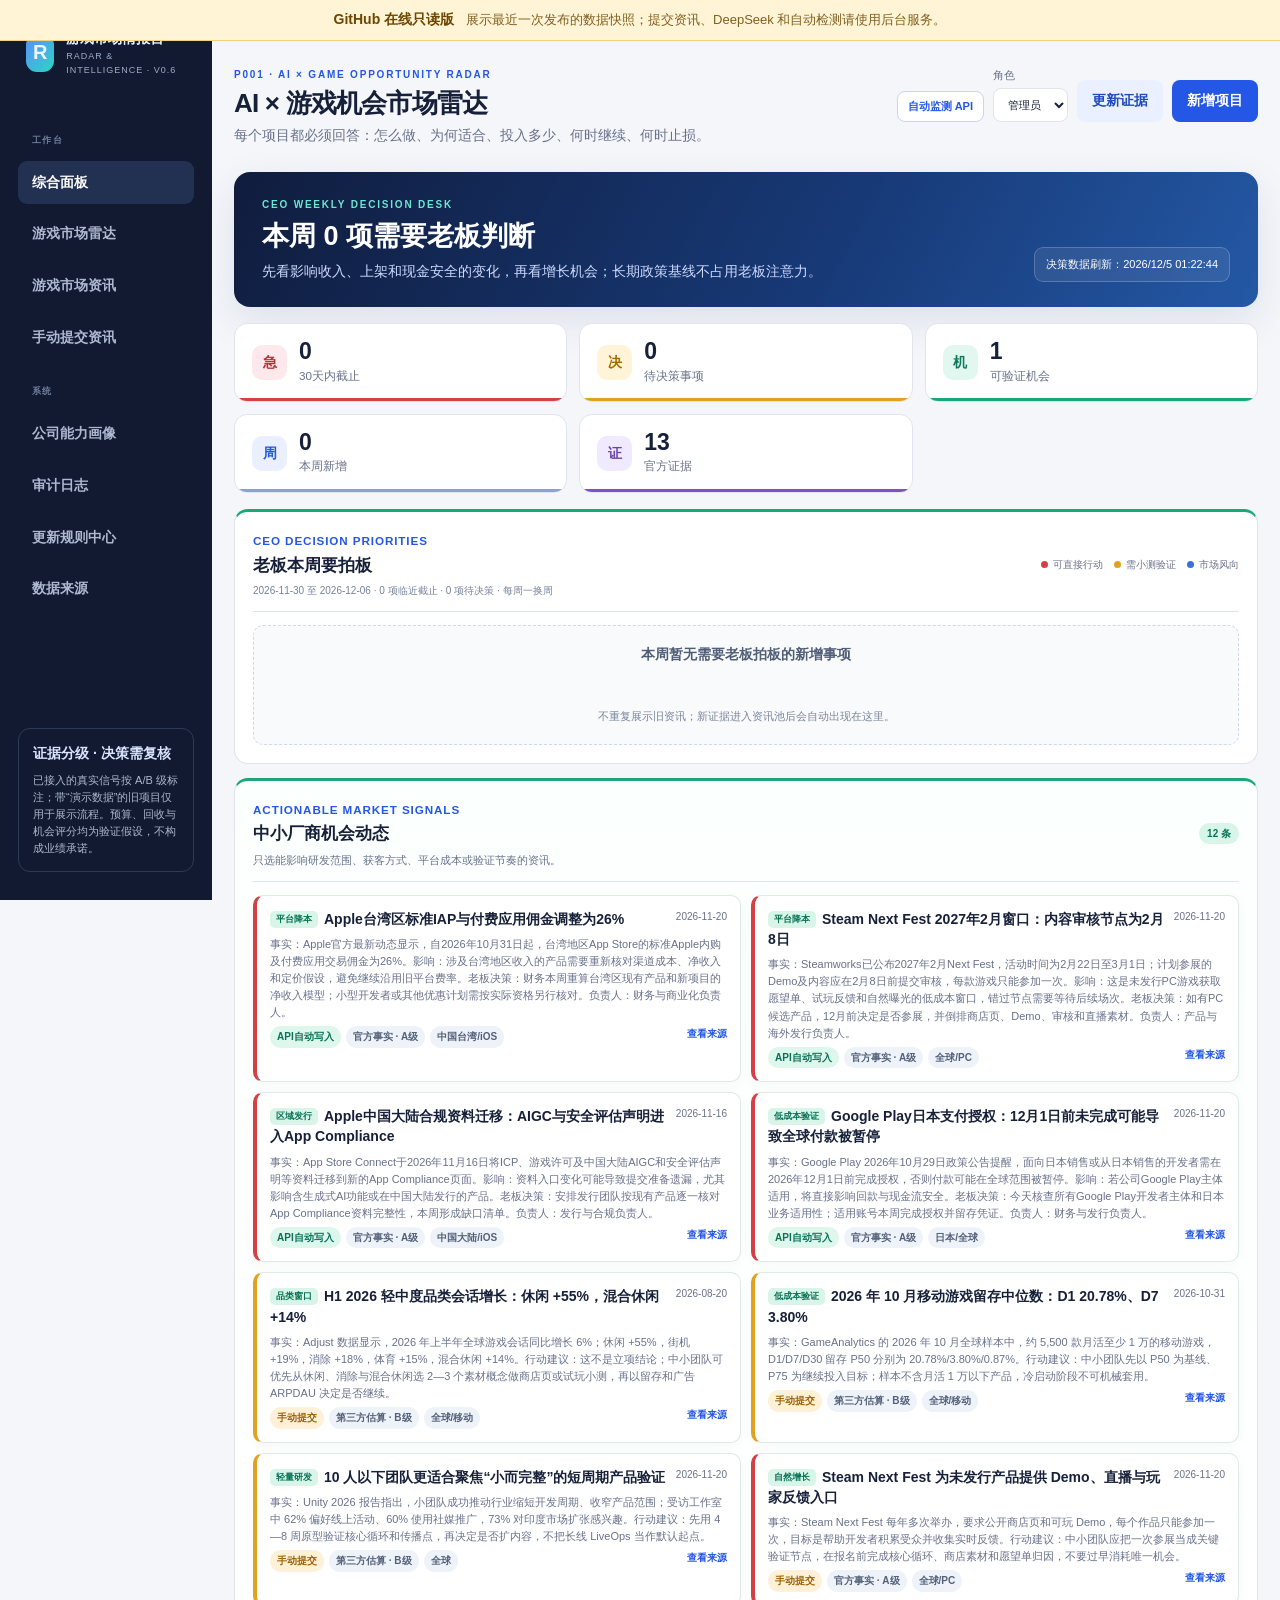
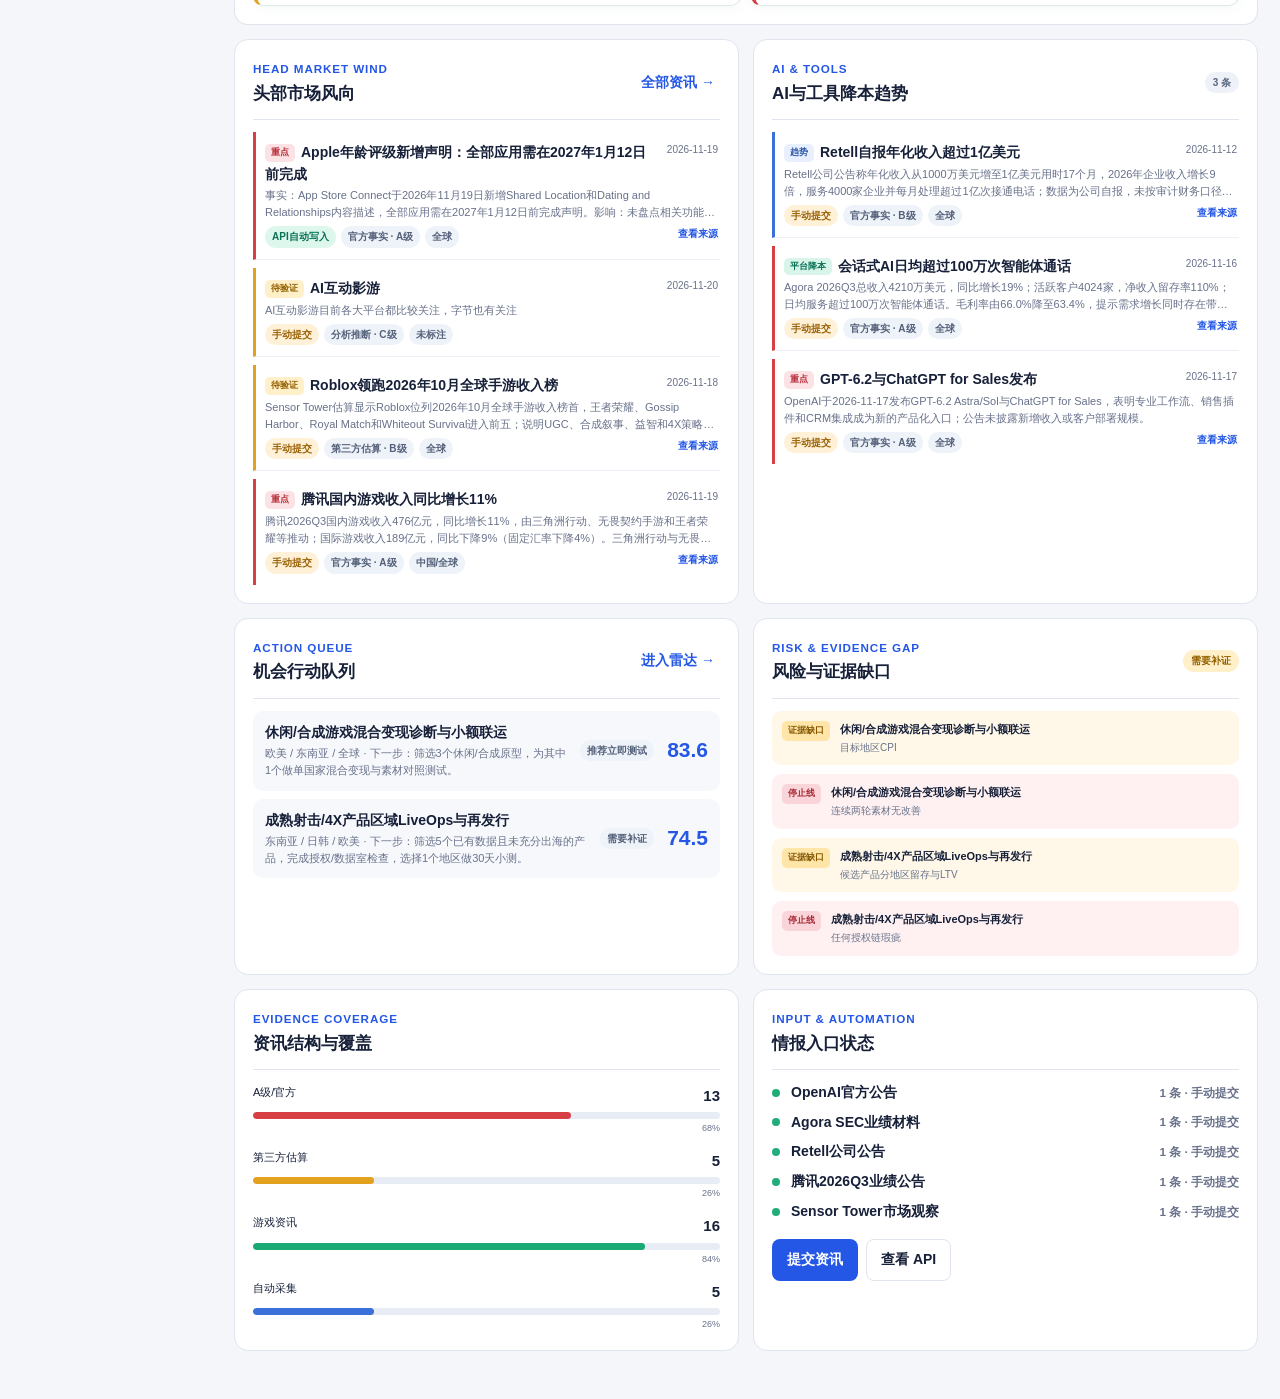
<file: docs/index.html>
<!doctype html><html lang="zh-CN"><head><meta charset="utf-8"><meta name="viewport" content="width=device-width,initial-scale=1"><title>AI × 游戏机会市场雷达</title><link rel="stylesheet" href="./styles.css"><link rel="stylesheet" href="./responsive.css"><link rel="stylesheet" href="./perspectives.css"><link rel="stylesheet" href="./governance.css"><link rel="stylesheet" href="./permissions.css"><link rel="stylesheet" href="./sources.css"><link rel="stylesheet" href="./intelligence.css"><script src="./perspectives.js" defer></script><script src="./governance.js" defer></script><script src="./sources.js" defer></script></head><body>
<aside class="sidebar"><div class="brand"><span class="brand-mark">R</span><div><strong>游戏市场情报台</strong><small>RADAR & INTELLIGENCE · V0.7.0</small></div></div><nav><div class="nav-group">工作台</div><button class="nav active" data-view="home">综合面板</button><button class="nav" data-view="opportunities">游戏市场雷达</button><button class="nav" data-view="signals">游戏市场资讯</button><button class="nav" data-view="submit-intelligence">手动提交资讯</button><div class="nav-group">系统</div><button class="nav" data-view="profile">公司能力画像</button><button class="nav admin-only" data-view="audit">审计日志</button></nav><div class="boundary"><strong>证据分级 · 决策需复核</strong><p>资讯先进入证据池，再关联机会和验证动作；预算、回收与评分均为验证假设。</p></div></aside>
<main><header><div><p class="eyebrow">P001 · AI × GAME OPPORTUNITY RADAR</p><h1>AI × 游戏机会市场雷达</h1><p class="subtitle">每个项目都必须回答：怎么做、为何适合、投入多少、何时继续、何时止损。</p></div><div class="header-actions"><button class="ghost compact-api" data-jump="automation">自动监测 API</button><label>角色<select id="role"><option value="admin">管理员</option><option value="analyst">分析员</option><option value="viewer">访客</option></select></label><button id="collect" class="secondary write-action">更新证据</button><button id="new" class="primary write-action">新增项目</button></div></header>
<section id="home" class="view active"><div class="intel-hero"><div><p class="eyebrow">SMALL & MID-SIZE STUDIO INTELLIGENCE</p><h2>先看中小厂商能落地的机会</h2><p>优先识别低成本验证、自然量增长、平台降本、区域发行与混合变现；头部信息只作为风向参考。</p></div><div id="home-update-time" class="update-stamp">正在读取最新数据…</div></div><div id="intel-kpis" class="intel-kpis"></div><section class="panel focus-panel small-focus"><div class="panel-head"><div><small>SMALL STUDIO FOCUS</small><h3>中小厂商重点关注</h3></div><span class="attention-guide"><i class="critical"></i>可直接行动 <i class="verify"></i>需小测验证 <i class="trend"></i>市场风向</span></div><div id="home-focus" class="focus-grid"></div></section><div class="home-grid dashboard-modules"><section class="panel small-studio-panel span-2"><div class="panel-head"><div><small>ACTIONABLE MARKET SIGNALS</small><h3>中小厂商机会动态</h3><p class="panel-explain">只选能影响研发范围、获客方式、平台成本或验证节奏的资讯。</p></div><span class="module-count opportunity-count" id="home-small-count">0 条</span></div><div id="home-small-signals" class="news-compact studio-news-grid"></div></section><section class="panel"><div class="panel-head"><div><small>HEAD MARKET WIND</small><h3>头部市场风向</h3></div><button class="text-button" data-jump="signals">全部资讯 →</button></div><div id="home-game-signals" class="news-compact dense"></div></section><section class="panel"><div class="panel-head"><div><small>AI & TOOLS</small><h3>AI与工具降本趋势</h3></div><span class="module-count" id="home-ai-count">0 条</span></div><div id="home-ai-signals" class="news-compact dense"></div></section><section class="panel"><div class="panel-head"><div><small>ACTION QUEUE</small><h3>机会行动队列</h3></div><button class="text-button" data-jump="opportunities">进入雷达 →</button></div><div id="home-opportunities" class="radar-rows"></div></section><section class="panel risk-panel"><div class="panel-head"><div><small>RISK & EVIDENCE GAP</small><h3>风险与证据缺口</h3></div><span class="module-count warning">需要补证</span></div><div id="home-risks" class="risk-list"></div></section><section class="panel"><div class="panel-head"><div><small>EVIDENCE COVERAGE</small><h3>资讯结构与覆盖</h3></div></div><div id="home-coverage" class="coverage-grid"></div></section><section class="panel"><div class="panel-head"><div><small>INPUT & AUTOMATION</small><h3>情报入口状态</h3></div></div><div id="home-sources" class="source-health"></div><div class="quick-actions"><button class="primary" data-jump="submit-intelligence">提交资讯</button><button class="ghost" data-jump="automation">查看 API</button></div></section></div></section>
<section id="opportunities" class="view"><section class="game-radar-panel"><div class="game-radar-head"><div><p class="eyebrow">GAME OPPORTUNITY RADAR</p><h2>游戏机会雷达</h2><p>右侧代表适配度更高，越靠上代表越值得优先验证；实心点为真实机会，空心点为演示样例。</p></div><div class="radar-legend"><span><i class="dot real"></i>真实机会</span><span><i class="dot demo"></i>演示样例</span></div></div><div class="game-radar-map"><div class="quadrant q1">优先验证</div><div class="quadrant q2">补齐证据</div><div class="quadrant q3">保持观察</div><div class="quadrant q4">低成本探针</div><div class="axis axis-x">综合适配度 →</div><div class="axis axis-y">验证优先级 →</div><div id="game-radar-points"></div></div></section><div id="decision-kpis" class="decision-kpis"></div><div id="asset-strip" class="asset-strip"></div><div class="type-tabs"><button class="type-tab active" data-type="business">业务机会</button><button class="type-tab" data-type="internal_tool">内部能力工具</button><button class="type-tab" data-type="observation">观察/不建议</button></div><div class="toolbar filters"><input id="q" placeholder="搜索项目、动作或产品来源"><select id="asset"><option value="">全部资产</option><option value="light">轻资产</option><option value="medium">中资产</option><option value="heavy">重资产</option></select><input id="region" placeholder="地区"><input id="genre" placeholder="品类"><select id="min_fit"><option value="">全部适配度</option><option value="75">≥75</option><option value="60">≥60</option></select><select id="stage"><option value="">全部阶段</option><option value="lead">线索</option><option value="screen">初筛</option><option value="evidence_7d">7天取证</option><option value="test_30d">30天小测</option><option value="scale_validation">扩大验证</option><option value="approved">正式立项</option><option value="rejected">淘汰</option></select><select id="decision"><option value="">全部决策</option><option value="recommend_now">立即测试</option><option value="need_evidence">需要补证</option><option value="hold">暂缓</option><option value="reject">淘汰</option></select><button id="search" class="search">筛选</button><span class="spacer"></span><button id="export-md" class="ghost export-action">导出 MD</button><button id="export-csv" class="ghost export-action">导出 CSV</button></div><div id="opportunity-list" class="cards"></div></section>
<section id="profile" class="view"><div class="section-head"><div><p class="eyebrow">COMPANY FIT BASELINE</p><h2>公司能力画像</h2></div><p>发行适配度前四项会与画像能力各占一半重新计算。</p></div><form id="profile-form" class="profile-card"><div class="form-grid"><label class="wide">公司名称<input name="company_name" required></label><label>目标地区（每行一项）<textarea name="target_regions"></textarea></label><label>擅长品类（每行一项）<textarea name="strong_genres"></textarea></label><label>渠道/广告账户（每行一项）<textarea name="channels"></textarea></label><label>存量产品/用户资产（每行一项）<textarea name="inventory_products"></textarea></label><label>月度测试预算（元）<input name="monthly_test_budget" type="number" min="0"></label><label>可接受回本周期（月）<input name="acceptable_payback_months" type="number" min="1"></label></div><div id="capability-fields" class="score-grid"></div><div class="dialog-actions"><span id="profile-state" class="save-state"></span><button class="primary profile-save" type="submit">保存画像并重算后续评分</button></div></form></section>
<section id="signals" class="view"><div class="section-head"><div><p class="eyebrow">GAME MARKET INTELLIGENCE</p><h2>游戏市场资讯</h2></div><p>来源、观察日期、证据类型与 A-E 等级分开记录。</p></div><div class="toolbar news-filters"><input id="news-q" placeholder="搜索标题或摘要"><select id="news-evidence"><option value="">全部证据</option><option value="official">官方</option><option value="third_party_estimate">第三方估算</option><option value="model_inference">分析推断</option></select><select id="news-source-type"><option value="">全部来源</option><option value="manual_import">手动提交</option><option value="api_ingest">API 自动写入</option><option value="live_online">在线采集</option></select><button id="news-search" class="search">筛选资讯</button><button class="primary" data-jump="submit-intelligence">提交资讯</button></div><div id="signal-list" class="signal-list"></div></section>
<section id="submit-intelligence" class="view"><div class="section-head"><div><p class="eyebrow">MANUAL INTELLIGENCE INPUT</p><h2>手动提交近期资讯</h2></div><p>提交后保存到服务器、自动去重，并可直接关联现有机会。</p></div><form id="intelligence-form" class="profile-card intelligence-form"><div class="form-grid"><label class="wide">资讯标题 *<input name="title" required placeholder="例如：某品类榜单排名连续三周上升"></label><label class="wide">摘要与关键判断 *<textarea name="summary" required placeholder="写清发生了什么、关键数字和可能影响"></textarea></label><label>来源名称 *<input name="source_name" required placeholder="公司公告、平台榜单、媒体或你的观察"></label><label>来源链接<input name="source_url" type="url" placeholder="https://"></label><label>观察日期 *<input name="observed_at" type="date" required></label><label>地区<input name="region" placeholder="全球、东南亚、欧美…"></label><label>证据类型<select name="evidence_type"><option value="official">官方事实</option><option value="third_party_estimate" selected>第三方估算</option><option value="model_inference">分析推断</option></select></label><label>可信等级<select name="confidence_grade"><option>A</option><option>B</option><option selected>C</option><option>D</option><option>E</option></select></label><label class="wide">关联机会<select id="intelligence-opportunity" name="opportunity_id"><option value="">暂不关联，先进入资讯池</option></select></label></div><div id="intelligence-save-state" class="save-state"></div><div class="dialog-actions"><button type="reset" class="ghost">清空</button><button type="submit" class="primary">保存资讯并更新面板</button></div></form></section>
<section id="automation" class="view"><div class="section-head"><div><p class="eyebrow">AUTOMATION & API</p><h2>自动监测与 API 接入</h2></div><p>DeepSeek 负责摘要、分类和机会判断；榜单、公告、RSS 或采集脚本负责提供原始资讯。</p></div><div class="automation-grid"><section class="panel deepseek-panel span-2"><div class="panel-head"><div><small>DEEPSEEK AI ENGINE</small><h3>DeepSeek 分析引擎</h3></div><span id="deepseek-status" class="status-pill">检测中</span></div><form id="deepseek-form" class="deepseek-form"><label>API 地址<input name="base_url" value="https://api.deepseek.com" readonly></label><label>模型<select name="model"><option value="deepseek-flash">deepseek-flash（推荐/低成本）</option><option value="deepseek-v4-pro">deepseek-v4-pro（深度分析）</option></select></label><label class="key-field">API Key<input name="api_key" type="password" autocomplete="new-password" placeholder="粘贴 sk- 开头的密钥；已配置时可留空"></label><div class="deepseek-actions"><span id="deepseek-save-state" class="save-state">密钥只保存在服务器，不会返回网页。</span><button id="deepseek-test" type="button" class="ghost">测试连接</button><button type="submit" class="primary">保存配置</button></div></form><div class="engine-boundary"><b>职责边界</b><span>DeepSeek API 不等于自动采集。它处理进入系统的资讯；要持续发现新资讯，还需配置 RSS、榜单或公开 API 数据源。</span></div></section><section class="panel"><div class="panel-head"><div><small>INGESTION STATUS</small><h3>资讯采集通道</h3></div><span id="api-key-status" class="status-pill">检测中</span></div><div id="automation-sources" class="source-health"></div></section><section class="panel api-doc"><div class="panel-head"><div><small>INTELLIGENCE REST API</small><h3>资讯写入接口</h3></div><span class="status-pill ok">v1</span></div><p><b>单条/批量写入</b><code>POST /api/v1/intelligence</code><code>POST /api/v1/intelligence/batch</code></p><p><b>查询资讯与通道状态</b><code>GET /api/v1/intelligence</code><code>GET /api/v1/ingestion/status</code></p><p class="api-note">外部采集器使用请求头 <code>X-API-Key</code>。它与 DeepSeek 的模型密钥是两套不同配置。</p></section><section class="panel span-2"><div class="panel-head"><div><small>JSON EXAMPLE</small><h3>资讯写入示例</h3></div><button id="copy-api-example" class="ghost">复制示例</button></div><pre id="api-example">{
  "title": "某游戏品类榜单连续上升",
  "summary": "关键排名、流水或用户趋势摘要",
  "source_name": "监测脚本",
  "source_url": "https://example.com/source",
  "observed_at": "2026-11-19",
  "sector": "game",
  "region": "全球",
  "evidence_type": "third_party_estimate",
  "confidence_grade": "B"
}</pre></section></div></section>
<section id="audit" class="view"><div class="section-head"><div><p class="eyebrow">SERVER AUDIT</p><h2>操作审计</h2></div></div><div class="table-wrap"><table><thead><tr><th>时间</th><th>操作者</th><th>模块</th><th>动作</th><th>对象</th></tr></thead><tbody id="audit-list"></tbody></table></div></section></main>
<dialog id="detail-dialog"><button class="dialog-close" data-close="detail-dialog">×</button><div id="detail"></div></dialog>
<dialog id="form-dialog"><form id="opportunity-form"><div class="dialog-title"><div><p class="eyebrow">PUBLISHING PROJECT</p><h2 id="form-title">新增项目</h2></div><button type="button" class="dialog-close" data-close="form-dialog">×</button></div><input type="hidden" id="form-id"><div class="form-grid">
<label class="wide">项目名称<input name="title" required></label><label>类型<select name="opportunity_type"><option value="business">业务机会</option><option value="internal_tool">内部能力工具</option><option value="observation">观察方向</option></select></label><label>赛道<select name="sector"><option value="game">游戏</option><option value="ai_game">AI×游戏</option><option value="ai">AI</option></select></label><label>地区（每行一项）<textarea name="regions"></textarea></label><label>品类（每行一项）<textarea name="genres"></textarea></label><label class="wide">具体做什么<textarea name="product_solution" required></textarea></label><label>痛点<textarea name="pain" required></textarea></label><label>目标用户/合作方<textarea name="target_users" required></textarea></label><label class="wide">产品或合作方从哪里来<textarea name="product_source"></textarea></label><label>为什么适合我们<textarea name="publisher_fit"></textarea></label><label>为什么不适合我们<textarea name="publisher_misfit"></textarea></label><label>商业模式<textarea name="pricing" required></textarea></label><label>获客/商务路径<textarea name="acquisition" required></textarea></label><label class="wide">30天 MVP<textarea name="mvp" required></textarea></label><label>负责人<input name="owner" value="待分配"></label><label>下一动作期限<input name="next_action_due" value="7天内"></label><label>验证阶段<select name="validation_stage"><option value="lead">线索</option><option value="screen">初筛</option><option value="evidence_7d">7天取证</option><option value="test_30d">30天小测</option><option value="scale_validation">扩大验证</option><option value="approved">正式立项</option><option value="rejected">淘汰</option></select></label><label>决策状态<select name="decision_status"><option value="recommend_now">立即测试</option><option value="need_evidence">需要补证</option><option value="hold">暂缓</option><option value="reject">淘汰</option></select></label><label>团队人数<input name="team_size" type="number" min="1" value="2"></label><label>周期（周）<input name="cycle_weeks" type="number" min="1" value="8"></label><label>7天预算<input name="budget_7d" type="number" min="0" value="5000"></label><label>30天预算<input name="budget_30d" type="number" min="0" value="50000"></label><label>扩大验证预算<input name="budget_scale" type="number" min="0" value="150000"></label><label>演示数据<select name="is_demo"><option value="false">否</option><option value="true">是</option></select></label><label>市场证据（每行一条）<textarea name="market_evidence"></textarea></label><label>证据缺口（每行一条）<textarea name="evidence_gaps"></textarea></label><label>KPI（每行一条）<textarea name="kpis"></textarea></label><label>继续门槛（每行一条）<textarea name="continue_thresholds"></textarea></label><label>止损条件（每行一条）<textarea name="stop_loss_conditions"></textarea></label><label>主要风险（每行一条）<textarea name="risks"></textarea></label><label>竞品/替代方案（每行一条）<textarea name="competitors"></textarea></label><label>7天与30天动作<textarea name="validation_action" required></textarea></label><label class="wide">回本逻辑<textarea name="payback_logic"></textarea></label></div><h3>发行适配度 <small>1低—5高；前四项与公司画像能力混合</small></h3><div id="score-fields" class="score-grid"></div><label class="wide">评分解释<textarea name="score_rationale"></textarea></label><div id="save-state" class="save-state"></div><div class="dialog-actions"><button type="button" class="ghost" data-close="form-dialog">取消</button><button type="submit" class="primary">保存到 SQLite</button></div></form></dialog><div id="toast"></div><script src="./pages-mode.js"></script><script src="./app.js"></script><script src="./intelligence.js"></script></body></html>
</file>
<file: docs/styles.css>
:root{--ink:#172039;--muted:#68718a;--line:#dfe4ee;--bg:#f4f6fa;--blue:#2457e6;--cyan:#18a4a6;--red:#d64045;--shadow:0 14px 40px rgba(21,35,74,.1)}*{box-sizing:border-box}body{margin:0;background:var(--bg);color:var(--ink);font:14px/1.55 Inter,"Segoe UI",Arial,sans-serif}.sidebar{position:fixed;inset:0 auto 0 0;width:235px;background:#111a31;color:#eef3ff;padding:28px 18px;display:flex;flex-direction:column}.brand{display:flex;gap:12px;align-items:center;margin:0 8px 38px}.brand-mark{width:38px;height:38px;border-radius:11px;background:linear-gradient(135deg,#5e8bff,#2bd6c4);display:grid;place-items:center;font-size:20px;font-weight:800}.brand strong,.brand small{display:block}.brand small{font-size:9px;letter-spacing:1px;color:#9eabc8}.sidebar nav{display:grid;gap:8px}.nav{border:0;background:transparent;color:#aeb8d0;text-align:left;padding:11px 14px;border-radius:9px;font-weight:600;cursor:pointer}.nav.active,.nav:hover{background:#223052;color:#fff}.boundary{margin-top:auto;border:1px solid #2c3a5c;border-radius:12px;padding:14px;color:#acb7ce}.boundary strong{color:#dbe5ff}.boundary p{font-size:11px;margin:7px 0 0}main{margin-left:235px;padding:34px 42px;max-width:1600px}header{display:flex;justify-content:space-between;align-items:flex-start;gap:24px;margin-bottom:25px}h1{font-size:30px;letter-spacing:-.8px;margin:1px 0 2px}h2{font-size:23px;margin:0}.eyebrow{font-size:10px;letter-spacing:1.8px;color:var(--blue);font-weight:800;margin:0}.subtitle,.section-head>p{color:var(--muted);margin:0}.header-actions{display:flex;align-items:end;gap:9px}.header-actions label{font-size:11px;color:var(--muted)}button,input,select,textarea{font:inherit}button{cursor:pointer}.primary,.secondary,.ghost,.search{border-radius:8px;padding:9px 14px;border:1px solid transparent;font-weight:650}.primary{background:var(--blue);color:#fff}.secondary{background:#eaf0ff;color:#2049ba}.ghost{background:#fff;border-color:var(--line);color:var(--ink)}.search{background:#e1f5f3;color:#0b7778}.header-actions select,.toolbar select,.toolbar input,.form-grid input,.form-grid select,.form-grid textarea,form>label textarea{display:block;border:1px solid var(--line);border-radius:8px;background:#fff;padding:9px 10px;color:var(--ink)}.header-actions select{margin-top:4px}.decision-kpis{display:grid;grid-template-columns:repeat(4,1fr);gap:12px;margin-bottom:10px}.decision-kpi{background:#fff;border:1px solid var(--line);border-left:5px solid #8a94aa;border-radius:12px;padding:14px 17px}.decision-kpi.go{border-left-color:#19a974}.decision-kpi.evidence{border-left-color:#e2a11f}.decision-kpi.pause{border-left-color:#d45b68}.decision-kpi.money{border-left-color:var(--blue)}.decision-kpi small{display:block;color:var(--muted)}.decision-kpi strong{font-size:24px}.asset-strip{display:flex;gap:22px;align-items:center;background:#e9eef8;color:#526078;border-radius:9px;padding:8px 14px;margin-bottom:15px;font-size:12px}.asset-strip span:last-child{margin-left:auto}.type-tabs{display:flex;gap:4px;margin-bottom:10px}.type-tab{border:1px solid var(--line);background:#fff;padding:8px 14px;color:var(--muted)}.type-tab:first-child{border-radius:8px 0 0 8px}.type-tab:last-child{border-radius:0 8px 8px 0}.type-tab.active{background:#172039;color:#fff;border-color:#172039}.toolbar{display:flex;gap:8px;align-items:center;background:#fff;border:1px solid var(--line);border-radius:12px;padding:11px;margin-bottom:15px}.filters{flex-wrap:wrap}.filters input{min-width:110px;width:130px}.filters input:first-child{width:230px}.spacer{flex:1}.cards{display:grid;grid-template-columns:repeat(2,minmax(0,1fr));gap:14px}.card{background:#fff;border:1px solid var(--line);border-radius:13px;padding:18px;cursor:pointer;transition:.15s}.card:hover{transform:translateY(-2px);box-shadow:var(--shadow);border-color:#bdc9e8}.card.decision-reject{opacity:.78}.card-top{display:flex;justify-content:space-between;gap:15px}.card h3{font-size:17px;margin:7px 0 2px}.scope{font-size:11px;color:var(--muted)}.tags{display:flex;gap:6px;flex-wrap:wrap}.tag{padding:3px 8px;background:#eff2f8;color:#58627a;border-radius:20px;font-size:11px;font-weight:650}.tag.demo{background:#fff0d8;color:#9c5c06}.tag.light{background:#dcf5ee;color:#087358}.tag.medium{background:#e8efff;color:#315baa}.tag.heavy{background:#f1e7ff;color:#6d39a5}.tag.recommend_now{background:#ddf7ed;color:#087256}.tag.need_evidence{background:#fff2cf;color:#8a5c00}.tag.hold,.tag.reject{background:#fbe5e7;color:#a63844}.fit-score{text-align:right;color:var(--blue);min-width:64px}.fit-score b{display:block;font-size:28px}.fit-score small{font-size:10px;color:var(--muted)}.card .action{color:var(--ink);margin:13px 0}.why-grid{display:grid;grid-template-columns:1fr 1fr;gap:8px}.why-grid>div{background:#f5f7fb;border-radius:8px;padding:9px;font-size:12px}.why-grid small{display:block;color:var(--muted);font-weight:700}.stage-row{display:flex;gap:16px;border-top:1px solid var(--line);border-bottom:1px solid var(--line);padding:9px 0;margin:12px 0;font-size:11px;color:var(--muted)}.next,.stop{font-size:12px;margin-top:7px}.stop{color:#a8424d}.view{display:none}.view.active{display:block}.section-head{display:flex;justify-content:space-between;align-items:end;margin-bottom:18px}.signal-list{display:grid;gap:10px}.signal{background:#fff;border:1px solid var(--line);border-radius:12px;padding:15px;display:grid;grid-template-columns:1fr auto;gap:8px}.signal h3{margin:0;font-size:15px}.signal p{margin:3px 0;color:var(--muted)}.signal-meta{font-size:11px;color:var(--muted)}.evidence{align-self:start;padding:4px 8px;border-radius:7px;background:#eff2f8;font-size:11px}.table-wrap{overflow:auto;background:#fff;border:1px solid var(--line);border-radius:12px}table{border-collapse:collapse;width:100%}th,td{text-align:left;border-bottom:1px solid var(--line);padding:11px 14px}th{font-size:11px;color:var(--muted);background:#f9fafc}dialog{width:min(1080px,94vw);max-height:92vh;border:0;border-radius:16px;padding:0;box-shadow:0 24px 70px rgba(15,25,55,.28)}dialog::backdrop{background:rgba(12,18,35,.55)}#detail-dialog{width:min(1100px,94vw);padding:28px}.dialog-close{border:0;background:transparent;font-size:24px;line-height:1;color:var(--muted)}#detail-dialog>.dialog-close{float:right}.detail-hero{display:flex;justify-content:space-between;gap:20px}.detail-score{font-size:43px;font-weight:800;color:var(--blue)}.detail-score small{display:block;font-size:10px;color:var(--muted);text-align:right}.decision-callout{display:grid;grid-template-columns:auto 1fr auto;gap:15px;align-items:center;background:#eaf0ff;border-radius:10px;padding:12px 14px;margin-top:16px}.decision-callout strong{color:var(--blue)}.detail-grid{display:grid;grid-template-columns:1fr 1fr;gap:12px;margin-top:18px}.detail-block{background:#f6f8fc;border-radius:10px;padding:12px}.detail-block strong{display:block;font-size:11px;color:var(--muted);margin-bottom:4px}.detail-block.fit{background:#eaf8f2}.detail-block.misfit,.detail-block.stopbox{background:#fff0f1}.detail-block ul{margin:4px 0;padding-left:17px}.wide{grid-column:1/-1}.subhead{padding:0!important;margin:20px 0 8px!important}.gate-timeline{display:grid;grid-template-columns:repeat(7,minmax(125px,1fr));gap:7px;overflow:auto}.gate{border:1px solid var(--line);border-radius:9px;padding:9px;background:#fafbfe;min-width:125px}.gate.current{border:2px solid var(--blue);background:#eef3ff}.gate b,.gate small{display:block}.gate small{color:var(--muted);font-size:10px}.gate p{font-size:10px;margin:6px 0}.score-bars{display:grid;grid-template-columns:1fr 1fr;gap:8px;margin-top:14px}.bar{font-size:11px}.bar-track{height:5px;background:#dfe5f0;border-radius:4px;margin-top:4px}.bar-fill{height:100%;background:var(--cyan);border-radius:4px}.score-note{font-size:12px;color:var(--muted)}.detail-actions{display:flex;gap:8px;margin-top:18px}.danger{background:#fff0f0;color:var(--red);border:1px solid #ffd0d0;border-radius:8px;padding:9px 14px}.dialog-title{display:flex;justify-content:space-between;align-items:center;border-bottom:1px solid var(--line);padding:21px 24px}form{padding-bottom:20px}.form-grid{display:grid;grid-template-columns:1fr 1fr;gap:12px;padding:20px 24px}.form-grid label,form>label{font-size:11px;color:var(--muted);font-weight:650}.form-grid label>*{width:100%;margin-top:4px}.form-grid textarea{min-height:72px;resize:vertical}form h3{padding:0 24px;margin:0}form h3 small{font-weight:400;color:var(--muted)}.score-grid{display:grid;grid-template-columns:repeat(4,1fr);gap:8px;padding:12px 24px}.score-grid label{font-size:11px;color:var(--muted)}.score-grid input{width:100%;accent-color:var(--blue)}form>label.wide{display:block;margin:0 24px}form>label.wide textarea{width:100%;min-height:55px}.dialog-actions{display:flex;justify-content:flex-end;gap:8px;padding:14px 24px}.save-state{padding:0 24px;color:var(--red);min-height:20px}.profile-card{background:#fff;border:1px solid var(--line);border-radius:14px}.profile-card .save-state{margin-right:auto}.missing{color:#b36b00}#toast{position:fixed;right:25px;bottom:25px;background:#172039;color:#fff;padding:11px 16px;border-radius:9px;box-shadow:var(--shadow);opacity:0;transform:translateY(10px);transition:.2s;pointer-events:none}#toast.show{opacity:1;transform:none}.empty{padding:45px;text-align:center;color:var(--muted);background:#fff;border:1px dashed #cbd3e2;border-radius:12px}@media(max-width:1100px){.cards{grid-template-columns:1fr}.decision-kpis{grid-template-columns:1fr 1fr}.asset-strip{flex-wrap:wrap}.asset-strip span:last-child{margin-left:0}.toolbar{flex-wrap:wrap}.gate-timeline{grid-template-columns:repeat(7,140px)}}@media(max-width:760px){.sidebar{position:static;width:auto;padding:16px}.brand{margin-bottom:12px}.sidebar nav{display:flex;flex-wrap:wrap}.boundary{display:none}main{margin:0;padding:20px}header{display:block}.header-actions{margin-top:15px;flex-wrap:wrap}.decision-kpis{grid-template-columns:1fr 1fr}.detail-grid,.score-bars,.form-grid,.why-grid{grid-template-columns:1fr}.wide{grid-column:auto}.score-grid{grid-template-columns:1fr 1fr}.decision-callout{grid-template-columns:1fr}.stage-row{flex-wrap:wrap}}
</file>
<file: docs/responsive.css>
/*
 * Desktop display adaptation contract
 * Physical screen size is mapped to CSS logical viewport width because macOS
 * Retina scaling makes hardware pixels unsuitable for responsive layout.
 */
:root {
  --sidebar-width: clamp(212px, 15.5vw, 248px);
  --page-gutter: clamp(24px, 2.5vw, 56px);
}

html {
  background: var(--bg);
}

body {
  min-width: 0;
  overflow-x: hidden;
  -webkit-font-smoothing: antialiased;
  -moz-osx-font-smoothing: grayscale;
}

.sidebar {
  width: var(--sidebar-width);
}

main {
  width: auto;
  min-width: 0;
  max-width: none;
  margin-left: var(--sidebar-width);
  padding: clamp(28px, 2.2vw, 42px) var(--page-gutter) 48px;
}

header,
.detail-hero,
.section-head {
  min-width: 0;
}

h1 {
  font-size: clamp(26px, 1.8vw, 34px);
}

.header-actions {
  flex: 0 0 auto;
  flex-wrap: wrap;
  justify-content: flex-end;
}

.toolbar.filters {
  display: grid;
  grid-template-columns: repeat(4, minmax(0, 1fr));
  align-items: end;
}

.filters > input,
.filters > select,
.filters > button {
  width: 100%;
  min-width: 0;
}

.filters input:first-child {
  width: 100%;
  grid-column: span 2;
}

.filters .spacer {
  display: none;
}

.cards,
.decision-kpis,
.detail-grid,
.score-bars,
.form-grid {
  min-width: 0;
}

.card,
.decision-kpi,
.detail-block {
  min-width: 0;
}

.card h3,
.card .action,
.detail-block,
.signal p,
td,
th {
  overflow-wrap: anywhere;
}

dialog {
  max-width: calc(100vw - 32px);
}

#detail-dialog {
  width: min(1180px, calc(100vw - 40px));
  overflow-x: hidden;
  overflow-y: auto;
}

.gate-timeline,
.table-wrap {
  max-width: 100%;
  overscroll-behavior-inline: contain;
}

/* 21-inch and compact desktop: typically 1280-1359 CSS px. */
@media (min-width: 761px) and (max-width: 1359px) {
  :root {
    --sidebar-width: 212px;
    --page-gutter: 22px;
  }

  main {
    padding-top: 26px;
  }

  header {
    gap: 16px;
  }

  .cards {
    grid-template-columns: 1fr;
  }

  .decision-kpis {
    grid-template-columns: repeat(2, minmax(0, 1fr));
  }

  .asset-strip {
    gap: 12px;
  }
}

/* 24-inch and common Mac scaled desktop: 1360-1599 CSS px. */
@media (min-width: 1360px) and (max-width: 1599px) {
  .cards {
    grid-template-columns: repeat(2, minmax(0, 1fr));
  }
}

/* 27-inch / 5K Mac scaled modes: 1600-1839 CSS px. */
@media (min-width: 1600px) {
  .toolbar.filters {
    grid-template-columns: minmax(220px, 1.8fr) repeat(6, minmax(96px, 1fr)) repeat(3, auto);
  }

  .filters input:first-child {
    grid-column: auto;
  }

  .cards {
    grid-template-columns: repeat(2, minmax(0, 1fr));
  }
}

/* 27/32-inch full-width modes: use the available canvas without oversized cards. */
@media (min-width: 1840px) {
  .cards {
    grid-template-columns: repeat(3, minmax(0, 1fr));
  }

  .decision-kpi {
    padding: 16px 20px;
  }
}

/* 32-inch / 2560 logical px: preserve readable line lengths and generous rhythm. */
@media (min-width: 2200px) {
  :root {
    --page-gutter: 56px;
  }

  .toolbar.filters {
    grid-template-columns: minmax(280px, 2fr) repeat(6, minmax(125px, 1fr)) repeat(3, minmax(92px, auto));
    gap: 10px;
    padding: 13px;
  }

  .cards {
    gap: 18px;
  }

  .card {
    padding: 20px;
  }
}

@media (max-width: 1100px) {
  .toolbar.filters {
    grid-template-columns: repeat(2, minmax(0, 1fr));
  }
}

@media (max-width: 760px) {
  :root {
    --sidebar-width: 100%;
    --page-gutter: 20px;
  }

  .sidebar {
    width: 100%;
  }

  main {
    width: 100%;
    margin-left: 0;
    padding: 20px var(--page-gutter) 36px;
  }

  .toolbar.filters {
    grid-template-columns: 1fr;
  }

  .filters input:first-child {
    grid-column: auto;
  }

  .decision-kpis {
    grid-template-columns: repeat(2, minmax(0, 1fr));
  }

  .asset-strip,
  .type-tabs,
  .detail-actions {
    flex-wrap: wrap;
  }

  #detail-dialog {
    width: calc(100vw - 20px);
    max-width: calc(100vw - 20px);
    padding: 20px;
  }
}

@media (max-width: 430px) {
  .decision-kpis,
  .score-grid {
    grid-template-columns: 1fr;
  }

  .type-tab {
    flex: 1 1 auto;
    border-radius: 8px !important;
  }
}
</file>
<file: docs/perspectives.css>
.lens-shell {
  margin-bottom: 16px;
  padding: 18px;
  color: #edf3ff;
  background:
    radial-gradient(circle at 92% 12%, rgba(43, 214, 196, .18), transparent 32%),
    linear-gradient(135deg, #151f39, #22345c);
  border: 1px solid #304268;
  border-radius: 14px;
  box-shadow: 0 12px 34px rgba(17, 26, 49, .12);
}

.lens-heading {
  display: flex;
  align-items: flex-end;
  justify-content: space-between;
  gap: 24px;
}

.lens-heading h2 {
  margin-top: 2px;
}

.lens-heading .eyebrow {
  color: #61d8ce;
}

.lens-heading > p {
  max-width: 720px;
  margin: 0;
  color: #b8c5df;
  text-align: right;
}

.lens-tabs {
  display: flex;
  flex-wrap: wrap;
  gap: 7px;
  margin-top: 16px;
}

.lens-tab {
  border: 1px solid #3b4d73;
  border-radius: 8px;
  padding: 8px 13px;
  color: #bdc9df;
  background: rgba(255, 255, 255, .04);
  font-weight: 650;
}

.lens-tab:hover {
  color: #fff;
  border-color: #6c82ad;
}

.lens-tab.active {
  color: #101a31;
  border-color: #61d8ce;
  background: #61d8ce;
}

.lens-summary {
  display: grid;
  grid-template-columns: repeat(3, minmax(0, 1fr));
  gap: 8px;
  margin-top: 12px;
}

.lens-metric {
  min-width: 0;
  padding: 9px 11px;
  border: 1px solid rgba(255, 255, 255, .1);
  border-radius: 9px;
  background: rgba(255, 255, 255, .06);
}

.lens-metric small,
.lens-metric strong {
  display: block;
}

.lens-metric small {
  color: #aebbd3;
}

.lens-metric strong {
  margin-top: 1px;
  color: #fff;
  font-size: 17px;
  overflow-wrap: anywhere;
}

.tag.lens {
  color: #155f64;
  background: #dff8f5;
}

.perspective-grid {
  display: grid;
  grid-template-columns: repeat(2, minmax(0, 1fr));
  gap: 8px;
  margin-top: 13px;
}

.perspective-focus {
  min-width: 0;
  padding: 10px;
  border: 1px solid #e7ebf3;
  border-radius: 9px;
  background: #f6f8fc;
}

.perspective-focus small {
  display: block;
  margin-bottom: 4px;
  color: var(--blue);
  font-weight: 750;
}

.perspective-focus p {
  margin: 0;
  overflow-wrap: anywhere;
}

.perspective-action {
  margin: 11px 0 0;
  color: #34405a;
  font-size: 12px;
}

.perspective-action b {
  color: var(--ink);
}

@media (max-width: 1100px) {
  .lens-heading {
    align-items: flex-start;
    flex-direction: column;
    gap: 6px;
  }

  .lens-heading > p {
    text-align: left;
  }
}

@media (max-width: 760px) {
  .lens-shell {
    padding: 15px;
  }

  .lens-tabs {
    flex-wrap: nowrap;
    padding-bottom: 5px;
    overflow-x: auto;
  }

  .lens-tab {
    flex: 0 0 auto;
  }

  .lens-summary,
  .perspective-grid {
    grid-template-columns: 1fr;
  }
}
</file>
<file: docs/governance.css>
.governance-status,
.governance-grid,
.governance-dimensions {
  display: grid;
  gap: 12px;
}

.governance-status {
  grid-template-columns: repeat(4, minmax(0, 1fr));
  margin-bottom: 18px;
}

.governance-status > div,
.rule-card,
.governance-block {
  min-width: 0;
  padding: 15px;
  border: 1px solid var(--line);
  border-radius: 12px;
  background: #fff;
}

.governance-status small,
.governance-status strong {
  display: block;
}

.governance-status small,
.rule-card p,
.governance-block p {
  color: var(--muted);
}

.governance-status strong {
  margin-top: 3px;
  font-size: 18px;
}

.governance-notice {
  padding: 12px 14px;
  margin-bottom: 18px;
  color: #815900;
  border: 1px solid #f1d58d;
  border-radius: 10px;
  background: #fff7df;
}

.governance-grid {
  grid-template-columns: repeat(2, minmax(0, 1fr));
}

.rule-card h3,
.governance-block h3 {
  margin: 0 0 5px;
}

.rule-meta {
  display: flex;
  flex-wrap: wrap;
  gap: 7px;
  margin: 8px 0;
}

.rule-meta span {
  padding: 3px 8px;
  color: #315baa;
  border-radius: 20px;
  background: #e8efff;
  font-size: 11px;
  font-weight: 700;
}

.rule-card ul,
.governance-block ul {
  margin: 8px 0 0;
  padding-left: 18px;
}

.governance-block {
  margin-top: 16px;
}

.governance-dimensions {
  grid-template-columns: repeat(4, minmax(0, 1fr));
  margin-top: 10px;
}

.dimension-card {
  padding: 11px;
  border-radius: 9px;
  background: #f5f7fb;
}

.dimension-card strong {
  display: block;
  color: var(--blue);
}

.dimension-card span {
  color: var(--muted);
  font-size: 12px;
}

.dedupe-step {
  display: grid;
  grid-template-columns: 116px 1fr auto;
  gap: 12px;
  align-items: start;
  padding: 11px 0;
  border-bottom: 1px solid var(--line);
}

.dedupe-step:last-child {
  border-bottom: 0;
}

.dedupe-step b {
  color: var(--blue);
}

.dedupe-step em {
  color: var(--muted);
  font-size: 11px;
  font-style: normal;
}

@media (max-width: 1100px) {
  .governance-status,
  .governance-dimensions {
    grid-template-columns: repeat(2, minmax(0, 1fr));
  }
}

@media (max-width: 760px) {
  .governance-status,
  .governance-grid,
  .governance-dimensions {
    grid-template-columns: 1fr;
  }

  .dedupe-step {
    grid-template-columns: 1fr;
    gap: 4px;
  }
}
</file>
<file: docs/permissions.css>
[hidden] {
  display: none !important;
}
</file>
<file: docs/sources.css>
.source-kpis{display:grid;grid-template-columns:repeat(4,minmax(0,1fr));gap:12px;margin-bottom:14px}
.source-kpi,.source-panel{background:#fff;border:1px solid var(--line);border-radius:12px;padding:15px}
.source-kpi small,.source-muted{display:block;color:var(--muted);font-size:11px}.source-kpi strong{font-size:23px}
.source-layout{display:grid;grid-template-columns:minmax(320px,.8fr) minmax(520px,1.4fr);gap:14px}
.source-panel h3{margin:0 0 12px}.import-form{display:grid;grid-template-columns:1fr 1fr;gap:10px}
.import-form label{font-size:11px;color:var(--muted);font-weight:650}.import-form input,.import-form select{width:100%;margin-top:4px;border:1px solid var(--line);border-radius:8px;padding:9px;background:#fff}
.import-form .wide{grid-column:1/-1}.source-table td{vertical-align:top}.source-health{font-weight:700}
.health-healthy{color:#087358}.health-degraded,.health-no_change{color:#8a5c00}.health-error{color:#a63844}
.connector-list{display:grid;gap:9px}.connector{border:1px solid var(--line);border-radius:9px;padding:10px;background:#f9fafc}.connector strong,.connector small{display:block}.connector small{color:var(--muted)}
.signal-fresh{color:#087358}.signal-stale{color:#a63844}.signal-unknown,.signal-demo{color:#8a5c00}
@media(max-width:1100px){.source-layout{grid-template-columns:1fr}.source-kpis{grid-template-columns:repeat(2,1fr)}}@media(max-width:760px){.source-kpis,.import-form{grid-template-columns:1fr}}
</file>
<file: docs/intelligence.css>
.nav-group{padding:18px 14px 5px;color:#6f7d9d;font-size:9px;font-weight:800;letter-spacing:1.4px;text-transform:uppercase}.intel-hero{display:flex;align-items:flex-end;justify-content:space-between;gap:24px;padding:25px 28px;margin-bottom:16px;border-radius:16px;color:#fff;background:linear-gradient(118deg,#101c3d 0%,#173976 58%,#2458a5 100%);box-shadow:var(--shadow)}.intel-hero h2{font-size:27px;margin:3px 0}.intel-hero p:not(.eyebrow){margin:0;color:#cddaff}.intel-hero .eyebrow{color:#6de6d0}.update-stamp{padding:8px 11px;border:1px solid rgba(255,255,255,.2);border-radius:9px;background:rgba(255,255,255,.08);font-size:11px;white-space:nowrap}.intel-kpis{display:grid;grid-template-columns:repeat(4,minmax(0,1fr));gap:12px;margin-bottom:16px}.intel-kpi{display:flex;align-items:center;gap:12px;padding:15px 17px;background:#fff;border:1px solid var(--line);border-radius:13px}.intel-kpi .icon{display:grid;place-items:center;width:35px;height:35px;border-radius:10px;background:#eaf0ff;color:var(--blue);font-weight:800}.intel-kpi strong{display:block;font-size:23px;line-height:1.1}.intel-kpi small{color:var(--muted)}.home-grid,.automation-grid{display:grid;grid-template-columns:1.35fr 1fr;gap:14px}.panel{min-width:0;background:#fff;border:1px solid var(--line);border-radius:14px;padding:18px}.panel.span-2{grid-column:1/-1}.panel-head{display:flex;align-items:center;justify-content:space-between;gap:14px;padding-bottom:12px;border-bottom:1px solid var(--line)}.panel-head h3{margin:1px 0 0;font-size:17px}.panel-head small{color:var(--blue);font-weight:800;letter-spacing:.9px}.text-button{padding:5px;border:0;background:transparent;color:var(--blue);font-weight:700}.radar-rows,.news-compact,.source-health{display:grid;gap:8px;margin-top:12px}.radar-row{display:grid;grid-template-columns:minmax(0,1fr) auto auto;gap:13px;align-items:center;padding:11px 12px;border-radius:10px;background:#f6f8fc}.radar-row h4,.news-item h4{margin:0;font-size:14px}.radar-row p,.news-item p{margin:2px 0 0;color:var(--muted);font-size:11px}.radar-score{font-size:21px;font-weight:800;color:var(--blue)}.news-item{padding:10px 3px;border-bottom:1px solid #edf0f6}.news-item:last-child{border-bottom:0}.news-top{display:flex;justify-content:space-between;gap:8px}.news-top time{color:var(--muted);font-size:10px;white-space:nowrap}.news-badges{display:flex;gap:5px;margin-top:5px;flex-wrap:wrap}.mini-badge,.status-pill{padding:3px 7px;border-radius:99px;background:#eef2f9;color:#536079;font-size:10px;font-weight:700}.mini-badge.manual_import{background:#fff1d8;color:#9b6207}.mini-badge.api_ingest,.mini-badge.live_online,.status-pill.ok{background:#ddf7ed;color:#087256}.source-row{display:grid;grid-template-columns:10px minmax(0,1fr) auto;gap:9px;align-items:center}.source-dot{width:8px;height:8px;border-radius:50%;background:#aab2c3}.source-dot.healthy{background:#20ad79}.source-dot.error{background:#d64045}.source-row span,.source-row small{overflow:hidden;text-overflow:ellipsis;white-space:nowrap}.source-row small{color:var(--muted)}.quick-actions{display:flex;gap:8px;margin-top:17px}.news-filters input{flex:1;min-width:220px}.intelligence-form{max-width:980px}.intelligence-form .form-grid textarea{min-height:118px}.automation-grid code{display:block;margin:6px 0;padding:8px 10px;border-radius:7px;background:#101a31;color:#b9f8e9;font:12px/1.5 Consolas,monospace}.api-note{color:var(--muted);font-size:12px}.api-doc p{margin:14px 0}pre{overflow:auto;margin:14px 0 0;padding:17px;border-radius:10px;background:#101a31;color:#c8d7fb;font:12px/1.6 Consolas,monospace}.status-pill{white-space:nowrap}.signal.manual{border-left:4px solid #e0a12b}.signal.automated{border-left:4px solid #19a974}.signal-summary{max-width:980px}.signal-source{display:inline-flex;margin-left:6px}.signal-list .empty{grid-column:1/-1}@media(max-width:1100px){.home-grid,.automation-grid{grid-template-columns:1fr}.panel.span-2{grid-column:auto}.intel-kpis{grid-template-columns:1fr 1fr}}@media(max-width:760px){.intel-hero{display:block;padding:20px}.intel-hero h2{font-size:23px}.update-stamp{display:inline-block;margin-top:14px}.intel-kpis{grid-template-columns:1fr 1fr}.radar-row{grid-template-columns:1fr auto}.radar-row .mini-badge{display:none}.news-filters>*{width:100%;min-width:0!important}}@media(max-width:430px){.intel-kpis{grid-template-columns:1fr}.quick-actions{display:grid}.intel-hero{border-radius:12px}}
.compact-api{align-self:end;padding:6px 10px!important;font-size:11px;color:var(--blue);border-color:#c9d5f4}.game-radar-panel{margin-bottom:14px;padding:20px;background:#fff;border:1px solid var(--line);border-radius:15px}.game-radar-head{display:flex;justify-content:space-between;gap:18px;align-items:end;margin-bottom:14px}.game-radar-head h2{margin:2px 0}.game-radar-head p:last-child{margin:2px 0 0;color:var(--muted);font-size:12px}.radar-legend{display:flex;gap:13px;color:var(--muted);font-size:11px;white-space:nowrap}.radar-legend span{display:flex;align-items:center;gap:5px}.radar-legend .dot{width:10px;height:10px;border-radius:50%;background:var(--blue)}.radar-legend .dot.demo{background:#fff;border:2px solid #9aa6bd}.game-radar-map{position:relative;height:320px;overflow:hidden;border-radius:12px;border:1px solid #cfd8e9;background:linear-gradient(90deg,rgba(36,87,230,.025) 50%,rgba(28,176,150,.055) 50%),linear-gradient(0deg,rgba(229,164,38,.035) 50%,rgba(36,87,230,.035) 50%)}.game-radar-map:before,.game-radar-map:after{content:"";position:absolute;background:#cfd8e9}.game-radar-map:before{left:50%;top:0;width:1px;height:100%}.game-radar-map:after{left:0;top:50%;width:100%;height:1px}.quadrant{position:absolute;padding:8px 10px;color:#8792a8;font-size:11px;font-weight:750}.q1{top:0;right:0;color:#16836b}.q2{top:0;left:0}.q3{left:0;bottom:0}.q4{right:0;bottom:0;color:#9a6a08}.axis{position:absolute;z-index:2;color:#68718a;font-size:10px;font-weight:700}.axis-x{right:12px;bottom:49%}.axis-y{left:7px;top:9px;writing-mode:vertical-rl;transform:rotate(180deg)}#game-radar-points{position:absolute;inset:28px 34px 30px 42px}.radar-point{position:absolute;z-index:3;transform:translate(-50%,-50%);max-width:190px;padding:7px 10px;border:0;border-radius:10px;background:#2457e6;color:#fff;text-align:left;box-shadow:0 6px 18px rgba(36,87,230,.22);font-size:11px;line-height:1.25}.radar-point:hover{z-index:5;transform:translate(-50%,-50%) scale(1.04)}.radar-point.demo{background:#fff;color:#4e5d78;border:1px dashed #93a2bd;box-shadow:0 3px 10px rgba(35,49,80,.08)}.radar-point b{display:block;overflow:hidden;text-overflow:ellipsis;white-space:nowrap}.radar-point small{opacity:.82}.radar-point.recommend_now{background:#168e73}.radar-point.hold,.radar-point.reject{background:#b2535d}@media(max-width:760px){.compact-api{order:-1}.game-radar-head{display:block}.radar-legend{margin-top:9px}.game-radar-map{height:390px}.radar-point{max-width:130px;padding:6px 8px;font-size:10px}}
.intel-kpis{grid-template-columns:repeat(5,minmax(0,1fr))}.intel-kpi{position:relative;overflow:hidden}.intel-kpi:after{content:"";position:absolute;inset:auto 0 0;height:3px;background:#8da1cc}.intel-kpi.red:after{background:#d64045}.intel-kpi.amber:after{background:#e2a11f}.intel-kpi.green:after{background:#19a974}.intel-kpi.violet:after{background:#7c52c7}.intel-kpi.red .icon{background:#fde9eb;color:#b72f3a}.intel-kpi.amber .icon{background:#fff3d8;color:#a36b00}.intel-kpi.green .icon{background:#e1f7ef;color:#0d7b5b}.intel-kpi.violet .icon{background:#f0eaff;color:#6c43ad}.focus-panel{margin-bottom:14px;border-top:3px solid #d64045}.focus-grid{display:grid;grid-template-columns:repeat(4,minmax(0,1fr));gap:10px;margin-top:13px}.focus-card{position:relative;min-width:0;padding:14px;border:1px solid var(--line);border-left:4px solid #5579d5;border-radius:10px;background:#fafbfe}.focus-card.critical{border-left-color:#d64045;background:#fff7f7}.focus-card.verify{border-left-color:#e2a11f;background:#fffaf0}.focus-card.trend{border-left-color:#3c70d9;background:#f5f8ff}.focus-top{display:flex;align-items:center;justify-content:space-between;gap:8px}.focus-top span,.news-priority{padding:2px 6px;border-radius:5px;background:#e8efff;color:#315baa;font-size:9px;font-weight:800}.focus-card.critical .focus-top span,.news-priority.critical{background:#fde2e5;color:#b72f3a}.focus-card.verify .focus-top span,.news-priority.verify{background:#fff0c9;color:#936100}.focus-top time{font-size:9px;color:var(--muted)}.focus-card h4{margin:9px 0 5px;font-size:14px}.focus-card p{display:-webkit-box;overflow:hidden;margin:0;color:#566079;font-size:11px;-webkit-line-clamp:4;-webkit-box-orient:vertical}.focus-card footer{margin-top:10px;color:#7c869d;font-size:9px}.attention-guide{display:flex;align-items:center;gap:5px;color:var(--muted);font-size:10px}.attention-guide i{width:7px;height:7px;margin-left:6px;border-radius:50%;background:#3c70d9}.attention-guide i.critical{background:#d64045}.attention-guide i.verify{background:#e2a11f}.dashboard-modules{grid-template-columns:repeat(2,minmax(0,1fr))}.dashboard-modules .panel{min-height:250px}.dense .news-item{padding:10px 2px 11px 9px;border-left:3px solid #3c70d9}.dense .news-item.critical{border-left-color:#d64045}.dense .news-item.verify{border-left-color:#e2a11f}.dense .news-item p{display:-webkit-box;overflow:hidden;-webkit-line-clamp:2;-webkit-box-orient:vertical}.news-priority{display:inline-block;margin-right:6px;vertical-align:2px}.module-count{padding:3px 8px;border-radius:20px;background:#eef2f8;color:#59667f;font-size:10px;font-weight:700}.module-count.warning{background:#fff0c9;color:#936100}.risk-list{display:grid;gap:9px;margin-top:12px}.risk-row{display:grid;grid-template-columns:auto 1fr;gap:10px;padding:10px;border-radius:9px;background:#fff8e9}.risk-row.critical{background:#fff1f2}.risk-row>span{align-self:start;padding:3px 6px;border-radius:5px;background:#ffe5a8;color:#855800;font-size:9px;font-weight:800}.risk-row.critical>span{background:#f9d5d9;color:#a92c38}.risk-row b{display:block;font-size:11px}.risk-row p{margin:2px 0 0;color:#69738a;font-size:10px}.coverage-grid{display:grid;gap:13px;margin-top:14px}.coverage-item>div:first-child{display:flex;justify-content:space-between;font-size:11px}.coverage-item b{font-size:15px}.coverage-item small{display:block;margin-top:3px;text-align:right;color:var(--muted);font-size:9px}.coverage-track{height:7px;margin-top:5px;overflow:hidden;border-radius:10px;background:#e8edf5}.coverage-track i{display:block;height:100%;border-radius:10px;background:#3c70d9}.coverage-item.critical .coverage-track i{background:#d64045}.coverage-item.verify .coverage-track i{background:#e2a11f}.coverage-item.green .coverage-track i{background:#19a974}@media(max-width:1359px){.focus-grid{grid-template-columns:repeat(2,minmax(0,1fr))}.intel-kpis{grid-template-columns:repeat(3,minmax(0,1fr))}}@media(max-width:900px){.dashboard-modules{grid-template-columns:1fr}.dashboard-modules .panel{min-height:0}}@media(max-width:760px){.focus-grid{grid-template-columns:1fr}.intel-kpis{grid-template-columns:repeat(2,minmax(0,1fr))}.attention-guide{display:none}}@media(max-width:430px){.intel-kpis{grid-template-columns:1fr}}
.small-focus{border-top-color:#19a974}.focus-card.small-studio{border-left-color:#19a974;background:linear-gradient(145deg,#f1fbf7,#fff)}.focus-card.small-studio .focus-top span,.news-priority.actionable{background:#d9f5e9;color:#087256}.small-studio-panel{min-height:0!important;border-top:3px solid #19a974;background:linear-gradient(180deg,#fbfffd,#fff)}.panel-explain{margin:4px 0 0;color:var(--muted);font-size:11px}.opportunity-count{background:#d9f5e9;color:#087256}.studio-news-grid{display:grid;grid-template-columns:repeat(2,minmax(0,1fr));gap:10px;margin-top:13px}.studio-news-grid .news-item{padding:13px;border:1px solid #dfe9e5;border-left:4px solid #19a974;border-radius:10px;background:#fff;box-shadow:0 3px 12px rgba(20,90,72,.04)}.studio-news-grid .news-item.verify{border-left-color:#e2a11f}.studio-news-grid .news-item.critical{border-left-color:#d64045}.studio-news-grid .news-item p{margin-top:7px;font-size:11px;line-height:1.55}.source-link{margin-left:auto;color:var(--blue);font-size:10px;font-weight:700;text-decoration:none}.source-link:hover{text-decoration:underline}.small-studio-news .news-top h4{line-height:1.45}@media(max-width:900px){.studio-news-grid{grid-template-columns:1fr}}
.deepseek-panel{border-top:3px solid #2457e6;background:linear-gradient(135deg,#f7f9ff,#fff)}.deepseek-form{display:grid;grid-template-columns:1.1fr 1fr 1.6fr;gap:12px;align-items:end;margin-top:15px}.deepseek-form label{display:grid;gap:6px;color:#59667f;font-size:11px;font-weight:700}.deepseek-form input,.deepseek-form select{width:100%;height:40px;padding:0 11px;border:1px solid #cfd8e9;border-radius:8px;background:#fff;color:#17213a}.deepseek-form input[readonly]{background:#f1f4f9;color:#65718b}.deepseek-actions{grid-column:1/-1;display:flex;align-items:center;justify-content:flex-end;gap:8px}.deepseek-actions .save-state{margin-right:auto}.engine-boundary{display:grid;grid-template-columns:auto 1fr;gap:9px;margin-top:13px;padding:11px 12px;border-radius:9px;background:#eef3ff;color:#52617d;font-size:11px}.engine-boundary b{color:#2457e6}.status-pill.warning{background:#fff0c9;color:#936100}@media(max-width:900px){.deepseek-form{grid-template-columns:1fr}.deepseek-actions{grid-column:auto;align-items:stretch;flex-wrap:wrap}.deepseek-actions .save-state{width:100%}}
.focus-week{margin:4px 0 0!important;color:#75819a!important;font-size:10px!important}.weekly-empty{grid-column:1/-1;display:grid;place-items:center;gap:5px;min-height:120px;border:1px dashed #cfd8e9;border-radius:10px;background:#f8fafc;color:#7a859b;text-align:center}.weekly-empty b{color:#4f5d76;font-size:14px}.weekly-empty span{font-size:11px}
.ceo-decision-card{position:relative;min-width:0;padding:14px;border:1px solid #dce3ef;border-top:4px solid #5579d5;border-radius:11px;background:#fff;box-shadow:0 4px 14px rgba(31,48,82,.05)}.ceo-decision-card.critical{border-top-color:#d64045;background:linear-gradient(180deg,#fff5f6,#fff)}.ceo-decision-card.urgent{border-top-color:#ed8c1c;background:linear-gradient(180deg,#fff8ed,#fff)}.ceo-decision-card.decision{border-top-color:#2457e6;background:linear-gradient(180deg,#f4f7ff,#fff)}.ceo-decision-card.observe{border-top-color:#19a974}.ceo-card-top{display:flex;align-items:center;justify-content:space-between;gap:8px}.decision-type,.deadline-badge{padding:3px 7px;border-radius:6px;font-size:9px;font-weight:800}.decision-type{background:#e9efff;color:#2856bd}.deadline-badge{background:#edf0f5;color:#536079}.critical .deadline-badge{background:#fbdfe2;color:#b52d39}.urgent .deadline-badge{background:#ffebcb;color:#9c5c00}.ceo-decision-card h4{margin:10px 0 6px;font-size:14px;line-height:1.4}.decision-fact{display:-webkit-box;overflow:hidden;margin:0 0 10px;color:#657087;font-size:10px;line-height:1.5;-webkit-line-clamp:2;-webkit-box-orient:vertical}.decision-lines{display:grid;gap:7px}.decision-lines div{display:grid;grid-template-columns:58px 1fr;gap:7px;padding:7px 8px;border-radius:7px;background:#f4f6fa}.decision-lines span{color:#7b8599;font-size:9px;font-weight:700}.decision-lines b{font-size:10px;line-height:1.45}.ceo-decision-card footer{display:flex;gap:8px;align-items:center;flex-wrap:wrap;margin-top:10px;color:#7a8498;font-size:9px}.ceo-decision-card footer a{margin-left:auto;color:#2457e6;font-weight:700;text-decoration:none}
.pages-readonly-banner{position:sticky;top:0;z-index:1000;display:flex;align-items:center;justify-content:center;gap:12px;padding:9px 16px;background:#fff4d6;color:#6b4700;border-bottom:1px solid #f0d17f;font-size:13px}.pages-readonly-banner b{font-size:14px}.pages-readonly-banner span{opacity:.85}
</file>
